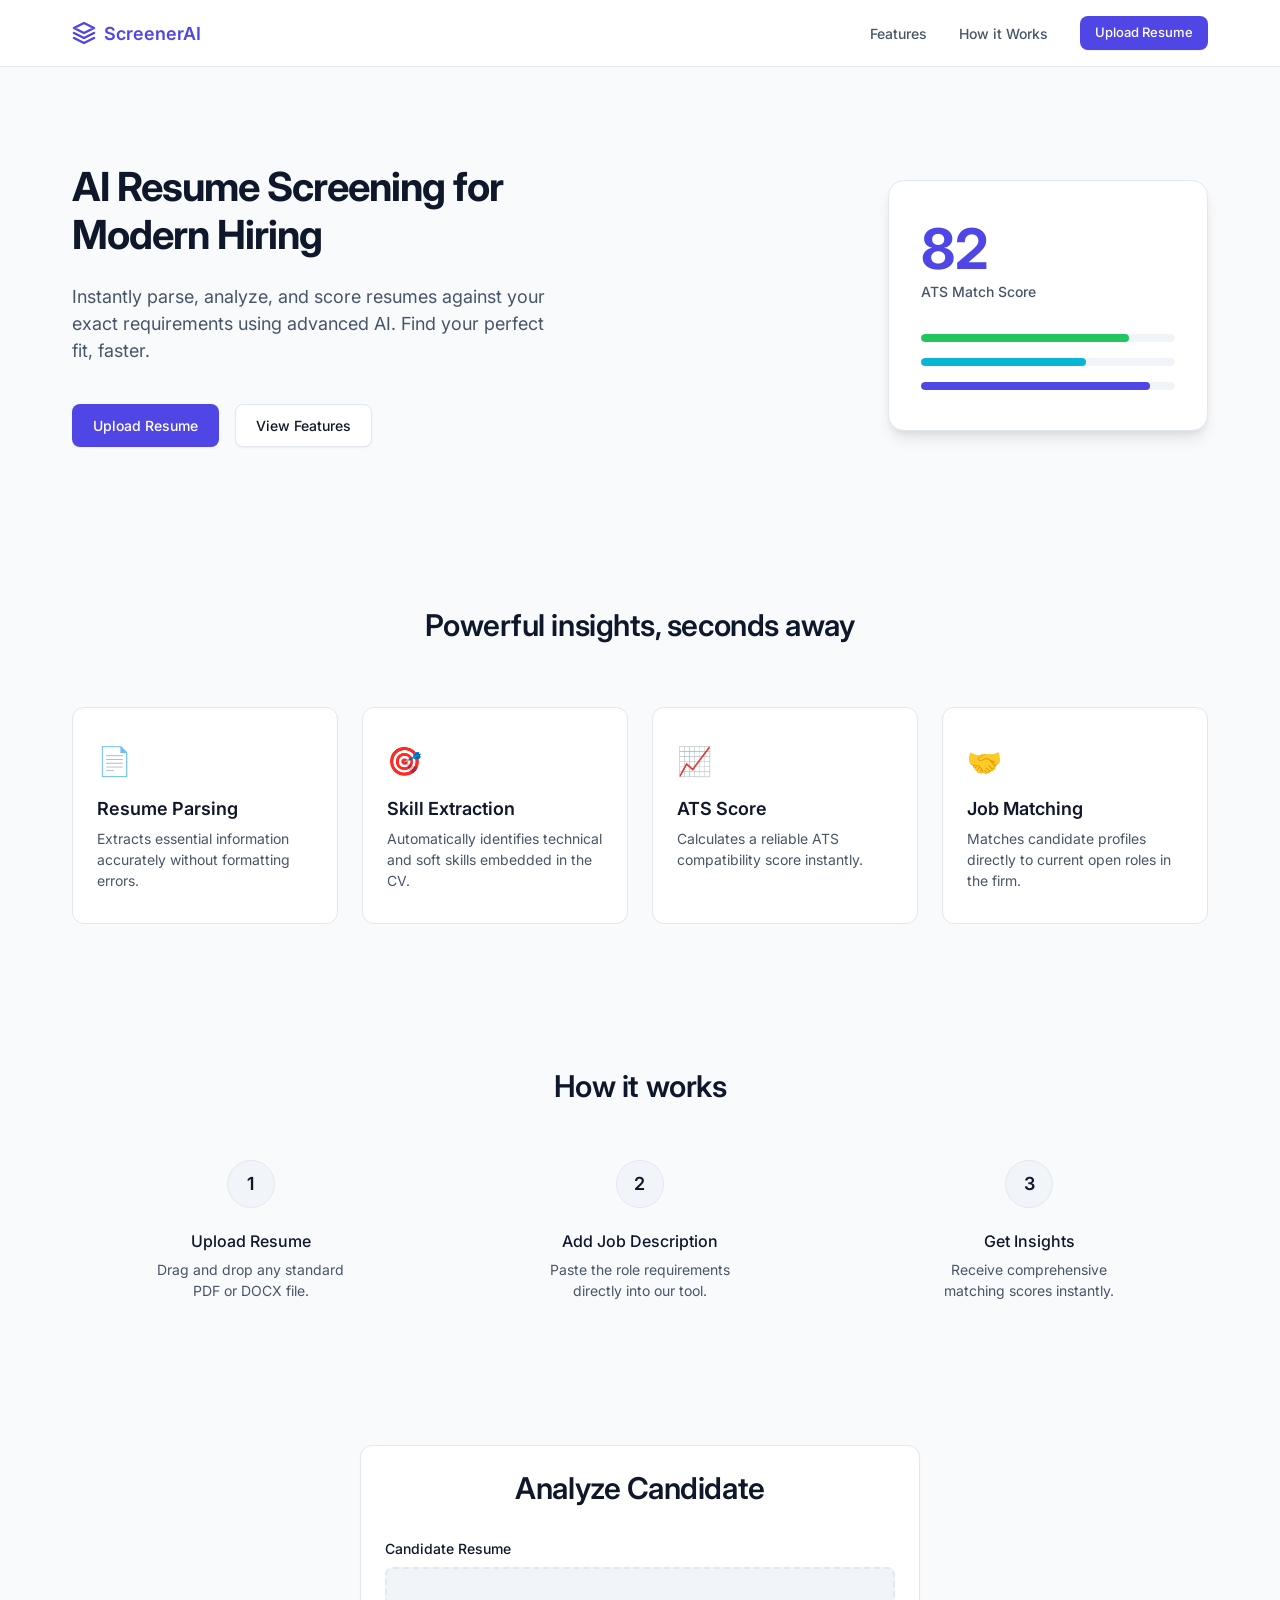
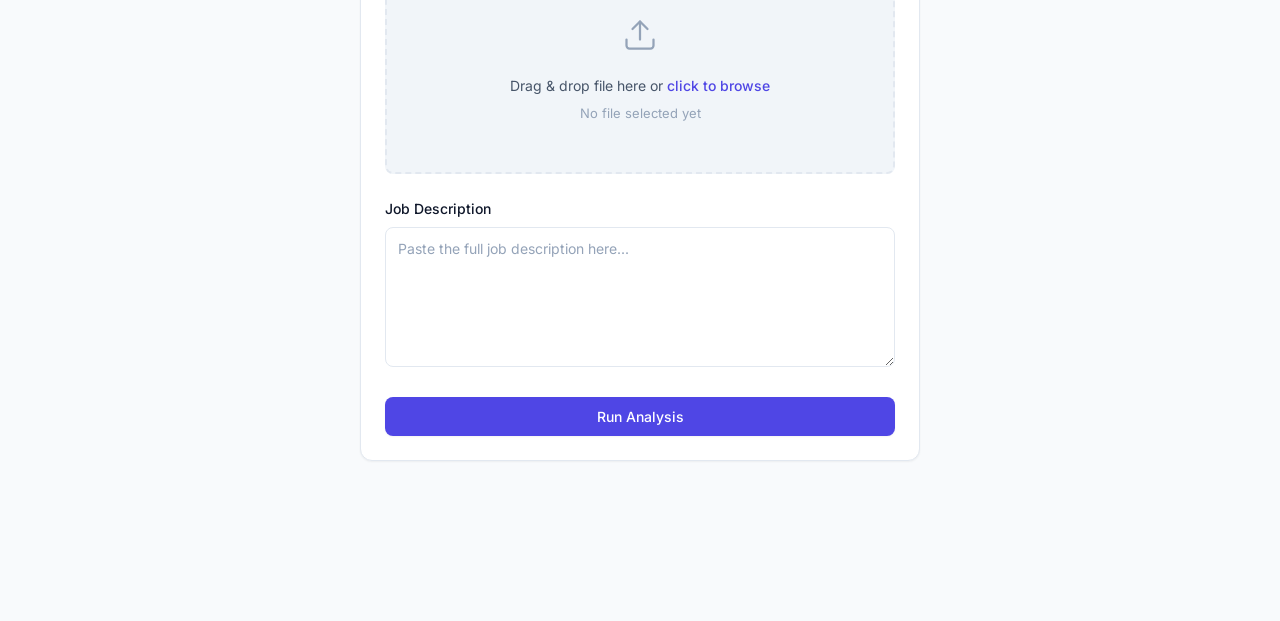
<file: frontend/index.html>
<!DOCTYPE html>
<html lang="en">

<head>
    <meta charset="UTF-8">
    <meta name="viewport" content="width=device-width, initial-scale=1.0">
    <title>AI Resume Screener</title>
    <link rel="preconnect" href="https://fonts.googleapis.com">
    <link rel="preconnect" href="https://fonts.gstatic.com" crossorigin>
    <link href="https://fonts.googleapis.com/css2?family=Inter:wght@400;500;600;700&display=swap" rel="stylesheet">
    <link rel="stylesheet" href="style.css">
</head>

<body data-page="landing">
    <!-- Navbar -->
    <nav class="navbar">
        <div class="nav-container">
            <div class="nav-brand">
                <svg width="24" height="24" viewBox="0 0 24 24" fill="none" stroke="currentColor" stroke-width="2.5"
                    stroke-linecap="round" stroke-linejoin="round">
                    <path d="M12 2L2 7l10 5 10-5-10-5zM2 17l10 5 10-5M2 12l10 5 10-5" />
                </svg>
                <span>ScreenerAI</span>
            </div>
            <div class="nav-links">
                <a href="#features">Features</a>
                <a href="#how-it-works">How it Works</a>
                <a href="#upload" class="btn btn-primary btn-sm">Upload Resume</a>
            </div>
        </div>
    </nav>

    <main class="landing-main">
        <!-- Hero Section -->
        <section class="hero">
            <div class="hero-content">
                <h1>AI Resume Screening for Modern Hiring</h1>
                <p>Instantly parse, analyze, and score resumes against your exact requirements using advanced AI. Find
                    your perfect fit, faster.</p>
                <div class="hero-actions">
                    <a href="#upload" class="btn btn-primary">Upload Resume</a>
                    <a href="#features" class="btn btn-secondary">View Features</a>
                </div>
            </div>
            <div class="hero-visual">
                <div class="mock-card">
                    <div class="mock-score">82</div>
                    <div class="mock-label">ATS Match Score</div>
                    <div class="mock-bars">
                        <div class="bar"></div>
                        <div class="bar"></div>
                        <div class="bar"></div>
                    </div>
                </div>
            </div>
        </section>

        <!-- Features Section -->
        <section id="features" class="features-section">
            <div class="section-header">
                <h2>Powerful insights, seconds away</h2>
            </div>
            <div class="features-grid">
                <div class="feature-card">
                    <div class="feature-icon">📄</div>
                    <h3>Resume Parsing</h3>
                    <p>Extracts essential information accurately without formatting errors.</p>
                </div>
                <div class="feature-card">
                    <div class="feature-icon">🎯</div>
                    <h3>Skill Extraction</h3>
                    <p>Automatically identifies technical and soft skills embedded in the CV.</p>
                </div>
                <div class="feature-card">
                    <div class="feature-icon">📈</div>
                    <h3>ATS Score</h3>
                    <p>Calculates a reliable ATS compatibility score instantly.</p>
                </div>
                <div class="feature-card">
                    <div class="feature-icon">🤝</div>
                    <h3>Job Matching</h3>
                    <p>Matches candidate profiles directly to current open roles in the firm.</p>
                </div>
            </div>
        </section>

        <!-- How It Works -->
        <section id="how-it-works" class="steps-section">
            <h2>How it works</h2>
            <div class="steps-container">
                <div class="step">
                    <div class="step-num">1</div>
                    <h4>Upload Resume</h4>
                    <p>Drag and drop any standard PDF or DOCX file.</p>
                </div>
                <div class="step">
                    <div class="step-num">2</div>
                    <h4>Add Job Description</h4>
                    <p>Paste the role requirements directly into our tool.</p>
                </div>
                <div class="step">
                    <div class="step-num">3</div>
                    <h4>Get Insights</h4>
                    <p>Receive comprehensive matching scores instantly.</p>
                </div>
            </div>
        </section>

        <!-- Upload Section -->
        <section id="upload" class="upload-section">
            <div class="card upload-container">
                <h2>Analyze Candidate</h2>
                <div class="form-group">
                    <label>Candidate Resume</label>
                    <div class="drop-zone" id="fileDropZone">
                        <svg width="36" height="36" viewBox="0 0 24 24" fill="none" stroke="currentColor"
                            stroke-width="1.5" stroke-linecap="round" stroke-linejoin="round">
                            <path d="M21 15v4a2 2 0 0 1-2 2H5a2 2 0 0 1-2-2v-4"></path>
                            <polyline points="17 8 12 3 7 8"></polyline>
                            <line x1="12" y1="3" x2="12" y2="15"></line>
                        </svg>
                        <p>Drag & drop file here or <span class="text-primary" style="font-weight: 500;">click to
                                browse</span></p>
                        <span id="resumeFileName" class="file-name text-muted">No file selected yet</span>
                        <input type="file" id="resumeFile" hidden accept=".pdf,.doc,.docx" />
                    </div>
                </div>
                <div class="form-group">
                    <label>Job Description</label>
                    <textarea id="jdText" placeholder="Paste the full job description here..."></textarea>
                </div>
                <button id="analyzeButton" class="btn btn-primary btn-block">Run Analysis</button>
            </div>
        </section>
    </main>

    <!-- Toast UI -->
    <div id="toastContainer" class="toast-container"></div>

    <script src="script.js"></script>
</body>

</html>
</file>
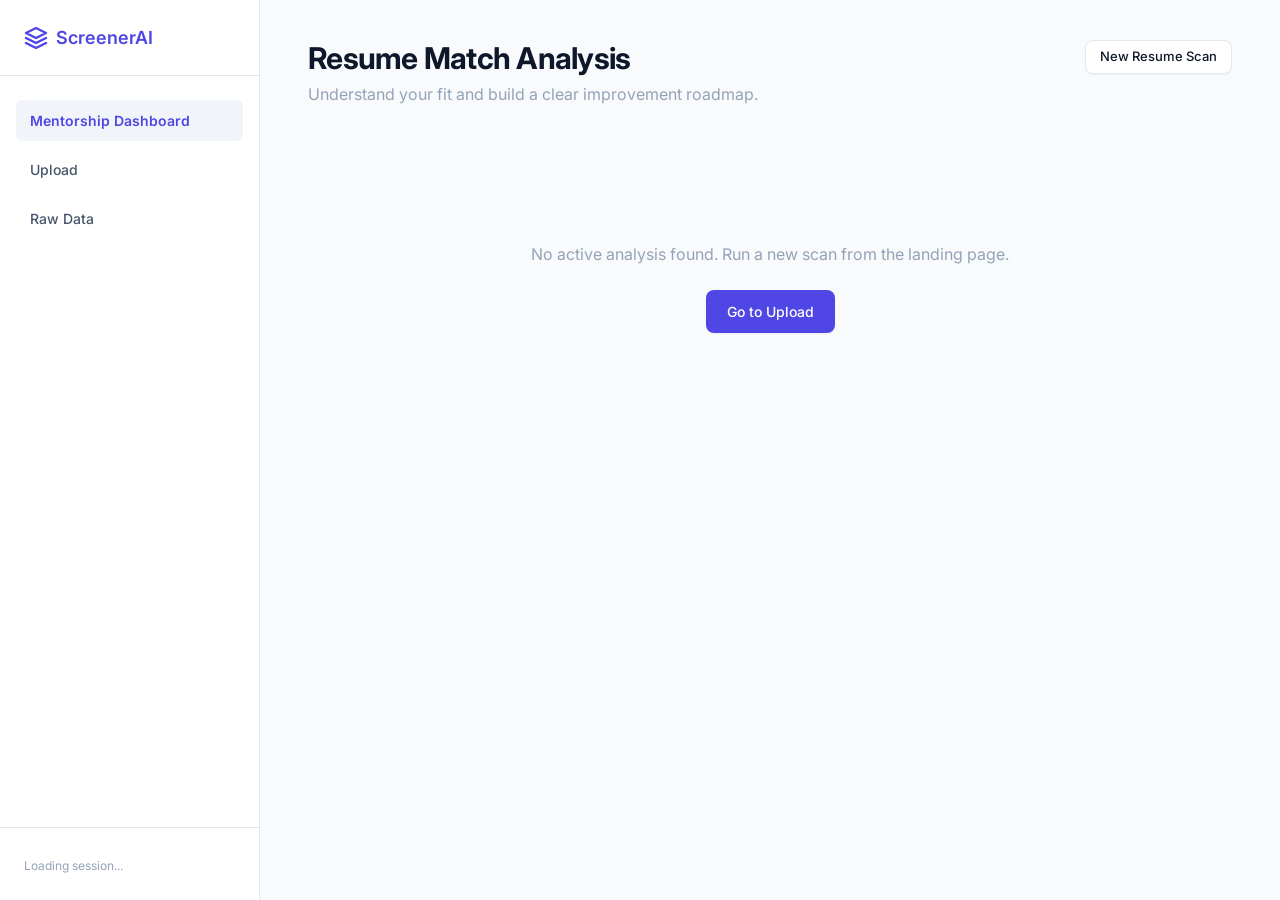
<file: frontend/dashboard.html>
<!DOCTYPE html>
<html lang="en">

<head>
    <meta charset="UTF-8">
    <meta name="viewport" content="width=device-width, initial-scale=1.0">
    <title>Resume Mentorship - AI Resume Screener</title>
    <link rel="preconnect" href="https://fonts.googleapis.com">
    <link rel="preconnect" href="https://fonts.gstatic.com" crossorigin>
    <link href="https://fonts.googleapis.com/css2?family=Inter:wght@400;500;600;700&display=swap" rel="stylesheet">
    <link rel="stylesheet" href="style.css">
</head>

<body data-page="dashboard" class="dashboard-layout">

    <!-- Sidebar -->
    <aside class="sidebar">
        <div class="sidebar-brand">
            <svg width="24" height="24" viewBox="0 0 24 24" fill="none" stroke="currentColor" stroke-width="2.5"
                stroke-linecap="round" stroke-linejoin="round">
                <path d="M12 2L2 7l10 5 10-5-10-5zM2 17l10 5 10-5M2 12l10 5 10-5" />
            </svg>
            <span>ScreenerAI</span>
        </div>
        <nav class="sidebar-nav">
            <a href="dashboard.html" class="nav-item active">Mentorship Dashboard</a>
            <a href="index.html#upload" class="nav-item">Upload</a>
            <a href="results.html" class="nav-item">Raw Data</a>
        </nav>
        <div class="sidebar-footer">
            <span id="sidebarSessionInfo" class="text-xs text-muted">Loading session...</span>
        </div>
    </aside>

    <!-- Main Content -->
    <main class="dashboard-main">
        <div class="dash-header">
            <div>
                <h1>Resume Match Analysis</h1>
                <p class="text-muted">Understand your fit and build a clear improvement roadmap.</p>
            </div>
            <a href="index.html#upload" class="btn btn-secondary btn-sm">New Resume Scan</a>
        </div>

        <div id="dashboardLoading">
            <div class="spinner"></div>
            <p>Evaluating educational alignments and creating your roadmap...</p>
        </div>

        <div id="dashboardContent" class="hidden" style="display: flex; flex-direction: column; gap: 1.5rem;">

            <!-- Most Prominent: MENTORSHIP PANEL -->
            <div class="card decision-panel" id="decisionPanelCard" style="border-width: 2px;">
                <div class="decision-header" style="align-items: flex-start;">
                    <div style="display:flex; flex-direction:column; gap:0.25rem;">
                        <span class="text-muted text-xs"
                            style="text-transform:uppercase; letter-spacing:0.05em; font-weight:600;">Match Level</span>
                        <div class="decision-badge" id="decisionBadge"
                            style="font-size: 1.25rem; align-items:flex-start;">
                            <!-- Filled via JS -->
                        </div>
                        <p class="text-sm" style="margin-top: 0.5rem;" id="progressFeel"></p>
                    </div>

                    <div style="display:flex; flex-direction:column; align-items:flex-end; gap:0.25rem;">
                        <span class="text-muted text-xs"
                            style="text-transform:uppercase; letter-spacing:0.05em; font-weight:600;">Job
                            Readiness</span>
                        <div class="action-badge" id="jobReadinessBadge"
                            style="font-size: 1.1rem; font-weight: 700; color: var(--primary);">
                            <!-- Filled via JS -->
                        </div>
                    </div>
                </div>

                <hr style="border:none; border-top:1px solid var(--border); margin: 1rem 0;">

                <div class="decision-reason" style="display:grid; grid-template-columns: 1fr 1fr; gap: 2rem;">
                    <div>
                        <h3
                            style="font-size:0.875rem; text-transform:uppercase; letter-spacing:0.05em; color:var(--text-secondary); margin-bottom:0.75rem;">
                            Your Status & Strengths</h3>
                        <div style="display:flex; flex-direction:column; gap:1rem; font-size: 0.95rem; line-height: 1.5;"
                            class="text-primary-dark">
                            <div
                                style="background: rgba(34,197,94,0.05); border-left: 3px solid var(--success); padding: 0.75rem;">
                                <strong>Your Strengths:</strong> <span id="studentStrength"></span>
                            </div>
                            <div>
                                <strong>Interpretation:</strong> <span id="matchInterpretation"></span>
                            </div>
                        </div>
                    </div>

                    <div style="padding-left: 1rem; border-left: 1px solid var(--border);">
                        <h3
                            style="font-size:0.875rem; text-transform:uppercase; letter-spacing:0.05em; color:var(--text-secondary); margin-bottom:0.75rem;">
                            Where You Fit Best</h3>
                        <div style="display:flex; flex-direction:column; gap:0.5rem; font-size: 0.95rem; line-height: 1.5;"
                            class="text-primary-dark">
                            <p><strong>Strongest Role Fit:</strong> <span id="bestFitRole"
                                    class="text-primary font-bold"></span></p>
                            <p><strong>Secondary Role Fit:</strong> <span id="altFitRole"></span></p>
                            <p><strong>Experience Output:</strong> <span id="expAssessment"></span></p>
                            <p><strong>Cloud/Infra Readiness:</strong> <span id="infraAssessment"
                                    class="font-bold"></span></p>
                            <p><strong>Core Req Coverage:</strong> <span id="coreCoverage" class="font-bold"></span></p>
                            <span class="text-xs text-muted"
                                style="font-weight: normal; margin-top:-0.25rem; display:block;">(based on matched
                                critical skills)</span>
                        </div>
                    </div>
                </div>
            </div>

            <!-- Secondary: SCORE & BREAKDOWN -->
            <div class="dashboard-grid">

                <!-- Left Column Structure -->
                <div class="grid-col-left">
                    <div class="card ats-card" style="padding-bottom:1rem;">
                        <h3 style="margin-bottom: 2rem;">Skill Alignment Metrics</h3>
                        <div class="ats-card-content" style="align-items:flex-start;">
                            <div class="circle-score-wrapper" style="margin-top:-1rem;">
                                <svg class="circle-score" width="120" height="120" viewBox="0 0 120 120">
                                    <defs>
                                        <linearGradient id="scoreGradient" x1="0%" y1="0%" x2="100%" y2="100%">
                                            <stop offset="0%" stop-color="var(--accent)" />
                                            <stop offset="100%" stop-color="var(--primary)" />
                                        </linearGradient>
                                    </defs>
                                    <circle class="circle-score-bg" cx="60" cy="60" r="48" />
                                    <circle class="circle-score-fill" cx="60" cy="60" r="48"
                                        stroke="url(#scoreGradient)" />
                                </svg>
                                <div class="circle-score-text">
                                    <span id="atsScoreValue">0</span>
                                </div>
                            </div>
                            <div class="ats-info" style="flex:1;">
                                <div id="categoryBreakdown" class="category-breakdown">
                                    <!-- Populated via JS -->
                                </div>
                            </div>
                        </div>
                    </div>

                    <div class="card">
                        <h3 style="display:flex; align-items:center; gap:0.5rem;">
                            <svg class="text-success" width="20" height="20" viewBox="0 0 24 24" fill="none"
                                stroke="currentColor" stroke-width="2" stroke-linecap="round" stroke-linejoin="round">
                                <polyline points="20 6 9 17 4 12"></polyline>
                            </svg>
                            Verified Foundational Competencies
                        </h3>
                        <div class="skills-container" id="matchedSkillsContainer" style="margin-top:1rem;">
                            <!-- Populated by script.js -->
                        </div>
                    </div>
                </div>

                <!-- Right Column Structure -->
                <div class="grid-col-right">

                    <div class="card keyword-card" style="border-top: 4px solid var(--primary);">
                        <h3 style="display:flex; align-items:center; gap:0.5rem; color: var(--primary);">
                            <svg width="20" height="20" viewBox="0 0 24 24" fill="none" stroke="currentColor"
                                stroke-width="2" stroke-linecap="round" stroke-linejoin="round">
                                <path d="M22 11.08V12a10 10 0 1 1-5.93-9.14"></path>
                                <polyline points="22 4 12 14.01 9 11.01"></polyline>
                            </svg>
                            Improvement Roadmap
                        </h3>
                        <p id="motivationalFeedbackText" class="text-sm font-bold text-primary-dark"
                            style="margin-bottom:1rem; line-height:1.5;"></p>

                        <div id="quickWinsContainer"
                            style="margin-bottom: 2rem; background: rgba(34,197,94,0.05); border: 1px solid rgba(34,197,94,0.2); border-radius:6px; padding: 1rem; display:none;">
                            <h4 style="color: var(--success); margin-bottom: 0.5rem; font-size: 0.9rem;">Quick Wins (1-2
                                days)</h4>
                            <ul id="quickWinsList" class="text-sm"
                                style="color: var(--text-primary); padding-left: 1.2rem; margin:0;">
                                <!-- Populated via JS -->
                            </ul>
                        </div>

                        <p class="text-xs text-muted" style="margin-bottom:1rem;">To improve your chances for this role,
                            complete these tasks in sequence:</p>
                        <ul class="job-matches-list" id="educationalImpactsContainer"
                            style="list-style:none; padding:0; display:flex; flex-direction:column; gap:1rem;">
                            <!-- Populated via JS -->
                        </ul>
                    </div>

                </div>
            </div>
        </div>
    </main>

    <!-- Toast UI -->
    <div id="toastContainer" class="toast-container"></div>

    <script src="script.js"></script>
</body>

</html>
</file>
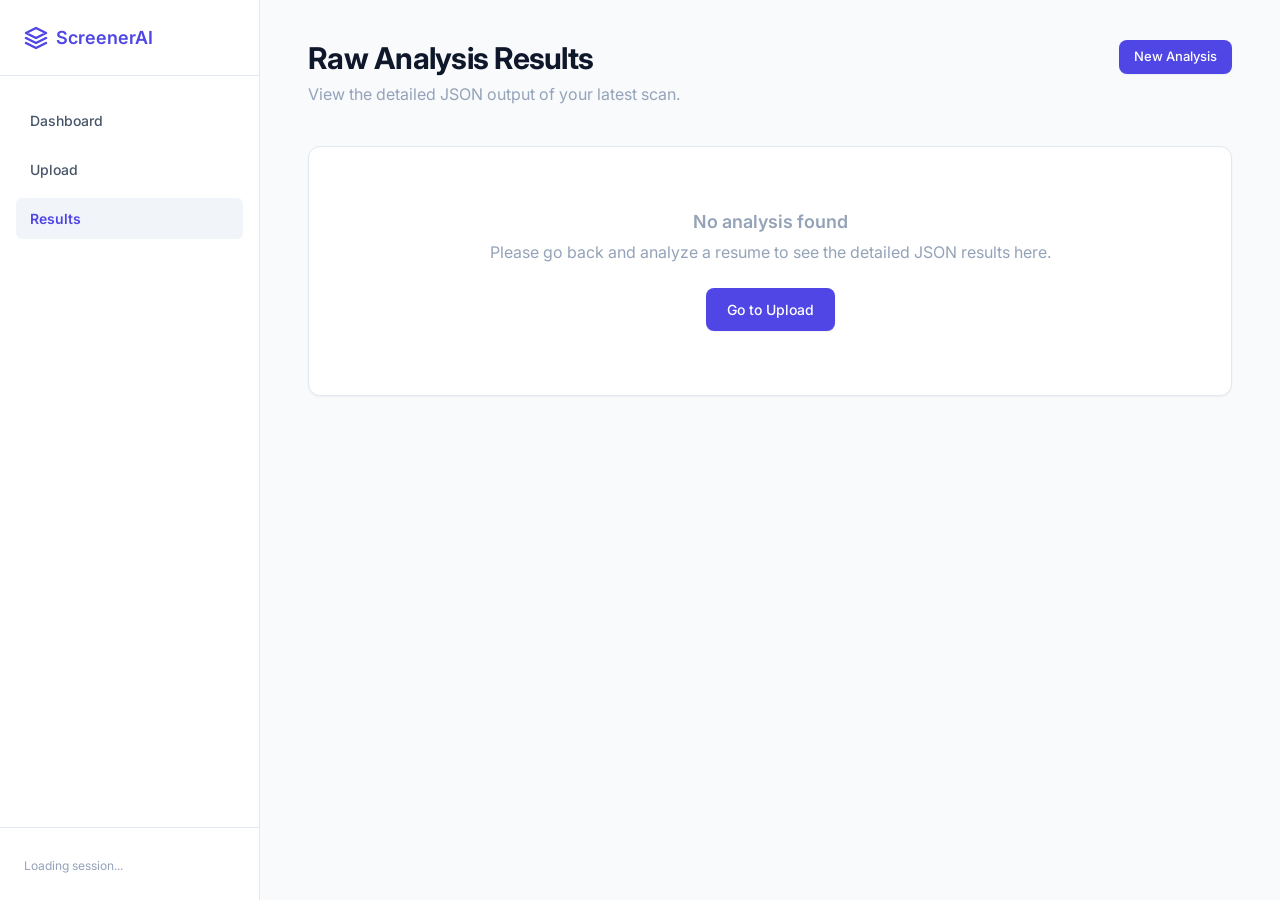
<file: frontend/results.html>
<!DOCTYPE html>
<html lang="en">
<head>
    <meta charset="UTF-8">
    <meta name="viewport" content="width=device-width, initial-scale=1.0">
    <title>Results - AI Resume Screener</title>
    <link rel="preconnect" href="https://fonts.googleapis.com">
    <link rel="preconnect" href="https://fonts.gstatic.com" crossorigin>
    <link href="https://fonts.googleapis.com/css2?family=Inter:wght@400;500;600;700&display=swap" rel="stylesheet">
    <link rel="stylesheet" href="style.css">
</head>
<body data-page="results" class="dashboard-layout">
    
    <!-- Sidebar -->
    <aside class="sidebar">
        <div class="sidebar-brand">
            <svg width="24" height="24" viewBox="0 0 24 24" fill="none" stroke="currentColor" stroke-width="2.5" stroke-linecap="round" stroke-linejoin="round"><path d="M12 2L2 7l10 5 10-5-10-5zM2 17l10 5 10-5M2 12l10 5 10-5"/></svg>
            <span>ScreenerAI</span>
        </div>
        <nav class="sidebar-nav">
            <a href="dashboard.html" class="nav-item">Dashboard</a>
            <a href="index.html#upload" class="nav-item">Upload</a>
            <a href="results.html" class="nav-item active">Results</a>
        </nav>
        <div class="sidebar-footer">
            <span id="sidebarSessionInfo" class="text-xs text-muted">Loading session...</span>
        </div>
    </aside>

    <!-- Main Content -->
    <main class="dashboard-main">
        <div class="dash-header">
            <div>
                <h1>Raw Analysis Results</h1>
                <p class="text-muted">View the detailed JSON output of your latest scan.</p>
            </div>
            <a href="index.html#upload" class="btn btn-primary btn-sm">New Analysis</a>
        </div>

        <div id="results" class="results-container">
            <div style="text-align: center; padding: 4rem 0;">
                <div class="spinner"></div>
                <p class="text-muted">Loading results...</p>
            </div>
        </div>
    </main>

    <!-- Toast UI -->
    <div id="toastContainer" class="toast-container"></div>
    
    <script src="script.js"></script>
</body>
</html>
</file>
<file: frontend/style.css>
:root {
  --primary: #4F46E5;
  --primary-hover: #4338CA;
  --accent: #06B6D4;
  --bg: #F8FAFC;
  --surface: #FFFFFF;
  --surface-soft: #F1F5F9;
  --border: #E2E8F0;
  --text-primary: #0F172A;
  --text-secondary: #475569;
  --text-muted: #94A3B8;
  --success: #22C55E;
  --warning: #F59E0B;
  --error: #EF4444;
  --font-family: 'Inter', system-ui, -apple-system, BlinkMacSystemFont, "Segoe UI", Roboto, sans-serif;

  --shadow-sm: 0 1px 2px 0 rgba(0, 0, 0, 0.05);
  --shadow-md: 0 4px 6px -1px rgba(0, 0, 0, 0.1), 0 2px 4px -1px rgba(0, 0, 0, 0.06);
  --shadow-lg: 0 10px 15px -3px rgba(0, 0, 0, 0.1), 0 4px 6px -2px rgba(0, 0, 0, 0.05);

  --radius-sm: 0.375rem;
  --radius-md: 0.5rem;
  --radius-lg: 0.75rem;
  --radius-xl: 1rem;

  --transition: 200ms ease;
  --transition-fast: 150ms ease;
}

* {
  margin: 0;
  padding: 0;
  box-sizing: border-box;
}

html {
  scroll-behavior: smooth;
}

body {
  font-family: var(--font-family);
  background-color: var(--bg);
  color: var(--text-primary);
  line-height: 1.5;
  -webkit-font-smoothing: antialiased;
  -moz-osx-font-smoothing: grayscale;
}

a {
  color: inherit;
  text-decoration: none;
}

/* Typography Utilities */
.text-primary {
  color: var(--primary);
}

.text-secondary {
  color: var(--text-secondary);
}

.text-muted {
  color: var(--text-muted);
}

.text-success {
  color: var(--success);
}

.text-warning {
  color: var(--warning);
}

.text-error {
  color: var(--error);
}

.text-sm {
  font-size: 0.875rem;
}

.text-xs {
  font-size: 0.75rem;
}

h1,
h2,
h3,
h4 {
  color: var(--text-primary);
  font-weight: 600;
  line-height: 1.2;
}

h1 {
  font-size: 2.5rem;
  font-weight: 700;
  letter-spacing: -0.025em;
}

h2 {
  font-size: 1.875rem;
  letter-spacing: -0.015em;
}

h3 {
  font-size: 1.25rem;
  font-weight: 600;
}

h4 {
  font-size: 1rem;
  font-weight: 500;
}

.hidden {
  display: none !important;
}

/* Buttons */
.btn {
  display: inline-flex;
  align-items: center;
  justify-content: center;
  padding: 0.625rem 1.25rem;
  font-size: 0.875rem;
  font-weight: 500;
  border-radius: var(--radius-md);
  border: 1px solid transparent;
  cursor: pointer;
  transition: all var(--transition-fast);
  outline: none;
  font-family: inherit;
}

.btn-sm {
  padding: 0.4rem 0.875rem;
  font-size: 0.8125rem;
}

.btn-block {
  width: 100%;
}

.btn-primary {
  background-color: var(--primary);
  color: #FFFFFF;
  box-shadow: var(--shadow-sm);
}

.btn-primary:hover {
  background-color: var(--primary-hover);
  transform: translateY(-1px);
  box-shadow: var(--shadow-md);
}

.btn-secondary {
  background-color: var(--surface);
  color: var(--text-primary);
  border-color: var(--border);
  box-shadow: var(--shadow-sm);
}

.btn-secondary:hover {
  background-color: var(--surface-soft);
  border-color: #CBD5E1;
}

.btn:disabled,
.btn.is-loading {
  opacity: 0.7;
  cursor: not-allowed;
  transform: none;
}

/* Cards */
.card {
  background-color: var(--surface);
  border: 1px solid var(--border);
  border-radius: var(--radius-lg);
  padding: 1.5rem;
  box-shadow: var(--shadow-sm);
  transition: transform var(--transition-fast), box-shadow var(--transition-fast);
}

.card:hover {
  transform: translateY(-2px);
  box-shadow: var(--shadow-md);
}

/* Navbar */
.navbar {
  position: sticky;
  top: 0;
  z-index: 50;
  background-color: rgba(255, 255, 255, 0.9);
  backdrop-filter: blur(8px);
  border-bottom: 1px solid var(--border);
}

.nav-container {
  max-width: 1200px;
  margin: 0 auto;
  padding: 1rem 2rem;
  display: flex;
  justify-content: space-between;
  align-items: center;
}

.nav-brand {
  display: flex;
  align-items: center;
  gap: 0.5rem;
  font-weight: 600;
  font-size: 1.125rem;
  color: var(--primary);
}

.nav-links {
  display: flex;
  align-items: center;
  gap: 2rem;
  font-size: 0.875rem;
  font-weight: 500;
  color: var(--text-secondary);
}

.nav-links a:hover {
  color: var(--text-primary);
}

/* Landing Page Main Layout */
.landing-main {
  max-width: 1200px;
  margin: 0 auto;
  padding: 0 2rem 6rem;
}

/* Hero Section */
.hero {
  display: grid;
  grid-template-columns: 1fr 1fr;
  gap: 4rem;
  align-items: center;
  padding: 6rem 0;
}

.hero-content p {
  color: var(--text-secondary);
  font-size: 1.125rem;
  margin: 1.5rem 0 2.5rem;
  max-width: 480px;
}

.hero-actions {
  display: flex;
  gap: 1rem;
}

.hero-visual {
  display: flex;
  justify-content: flex-end;
}

.mock-card {
  width: 320px;
  background: var(--surface);
  border: 1px solid var(--border);
  border-radius: var(--radius-xl);
  padding: 2.5rem 2rem;
  box-shadow: var(--shadow-lg);
}

.mock-score {
  font-size: 3.5rem;
  font-weight: 700;
  color: var(--primary);
  line-height: 1;
  margin-bottom: 0.25rem;
}

.mock-label {
  color: var(--text-secondary);
  font-size: 0.875rem;
  font-weight: 500;
  margin-bottom: 2rem;
}

.mock-bars {
  display: flex;
  flex-direction: column;
  gap: 1rem;
}

.mock-bars .bar {
  height: 8px;
  background-color: var(--surface-soft);
  border-radius: 4px;
  position: relative;
  overflow: hidden;
}

.mock-bars .bar::after {
  content: '';
  position: absolute;
  top: 0;
  left: 0;
  bottom: 0;
  background-color: var(--success);
  border-radius: 4px;
}

.mock-bars .bar:nth-child(1)::after {
  width: 82%;
}

.mock-bars .bar:nth-child(2)::after {
  width: 65%;
  background-color: var(--accent);
}

.mock-bars .bar:nth-child(3)::after {
  width: 90%;
  background-color: var(--primary);
}

/* Features Section */
.section-header {
  text-align: center;
  margin-bottom: 4rem;
}

.features-section {
  padding: 4rem 0;
}

.features-grid {
  display: grid;
  grid-template-columns: repeat(4, 1fr);
  gap: 1.5rem;
}

.feature-card {
  padding: 2rem 1.5rem;
  border: 1px solid var(--border);
  border-radius: var(--radius-lg);
  background: var(--surface);
  transition: transform var(--transition-fast), box-shadow var(--transition-fast);
}

.feature-card:hover {
  transform: translateY(-2px);
  box-shadow: var(--shadow-md);
}

.feature-icon {
  font-size: 1.75rem;
  margin-bottom: 1rem;
}

.feature-card h3 {
  font-size: 1.125rem;
  margin-bottom: 0.5rem;
}

.feature-card p {
  color: var(--text-secondary);
  font-size: 0.875rem;
}

/* Steps Section */
.steps-section {
  padding: 5rem 0;
  text-align: center;
}

.steps-section h2 {
  margin-bottom: 3.5rem;
}

.steps-container {
  display: flex;
  justify-content: space-between;
  gap: 2rem;
  position: relative;
}

.step {
  flex: 1;
  text-align: center;
  position: relative;
}

.step-num {
  width: 48px;
  height: 48px;
  background: var(--surface-soft);
  color: var(--text-primary);
  border-radius: 50%;
  display: flex;
  align-items: center;
  justify-content: center;
  font-weight: 600;
  margin: 0 auto 1.5rem;
  font-size: 1.125rem;
  border: 1px solid var(--border);
}

.step h4 {
  margin-bottom: 0.5rem;
}

.step p {
  color: var(--text-secondary);
  font-size: 0.875rem;
  max-width: 200px;
  margin: 0 auto;
}

/* Upload Section */
.upload-section {
  padding: 4rem 0;
  max-width: 560px;
  margin: 0 auto;
}

.upload-container h2 {
  margin-bottom: 2rem;
  text-align: center;
}

.form-group {
  margin-bottom: 1.5rem;
}

.form-group label {
  display: block;
  font-weight: 500;
  margin-bottom: 0.5rem;
  font-size: 0.875rem;
  color: var(--text-primary);
}

.drop-zone {
  border: 2px dashed var(--border);
  border-radius: var(--radius-md);
  padding: 3rem 1.5rem;
  text-align: center;
  background: var(--surface-soft);
  cursor: pointer;
  transition: all var(--transition-fast);
}

.drop-zone:hover,
.drop-zone.is-dragging {
  border-color: var(--primary);
  background: var(--surface);
}

.drop-zone svg {
  color: var(--text-muted);
  margin-bottom: 1rem;
}

.drop-zone p {
  color: var(--text-secondary);
  font-size: 0.875rem;
  margin-bottom: 0.5rem;
}

.file-name {
  display: block;
  font-size: 0.8125rem;
}

.file-name.has-file {
  color: var(--primary);
  font-weight: 500;
}

textarea {
  width: 100%;
  padding: 0.75rem;
  border: 1px solid var(--border);
  border-radius: var(--radius-md);
  font-family: inherit;
  font-size: 0.875rem;
  min-height: 140px;
  resize: vertical;
  outline: none;
  transition: border-color var(--transition-fast), box-shadow var(--transition-fast);
  background: var(--surface);
  color: var(--text-primary);
}

textarea:focus {
  border-color: var(--primary);
  box-shadow: 0 0 0 3px rgba(79, 70, 229, 0.1);
}

textarea::placeholder {
  color: var(--text-muted);
}

/* Dashboard Layout */
.dashboard-layout {
  display: flex;
  min-height: 100vh;
}

.sidebar {
  width: 260px;
  background: var(--surface);
  border-right: 1px solid var(--border);
  display: flex;
  flex-direction: column;
}

.sidebar-brand {
  padding: 1.5rem;
  display: flex;
  align-items: center;
  gap: 0.5rem;
  font-weight: 600;
  font-size: 1.125rem;
  color: var(--primary);
  border-bottom: 1px solid var(--border);
}

.sidebar-nav {
  padding: 1.5rem 1rem;
  flex: 1;
  display: flex;
  flex-direction: column;
  gap: 0.5rem;
}

.nav-item {
  padding: 0.625rem 0.875rem;
  border-radius: var(--radius-sm);
  color: var(--text-secondary);
  font-size: 0.875rem;
  font-weight: 500;
  transition: all var(--transition-fast);
}

.nav-item:hover {
  background: var(--surface-soft);
  color: var(--text-primary);
}

.nav-item.active {
  background: var(--surface-soft);
  color: var(--primary);
  font-weight: 600;
}

.sidebar-footer {
  padding: 1.5rem;
  border-top: 1px solid var(--border);
}

/* Dashboard Main */
.dashboard-main {
  flex: 1;
  padding: 2.5rem 3rem;
  background: var(--bg);
  overflow-y: auto;
}

.dash-header {
  display: flex;
  justify-content: space-between;
  align-items: flex-start;
  margin-bottom: 2.5rem;
}

.dash-header h1 {
  font-size: 1.875rem;
  margin-bottom: 0.35rem;
}

.dashboard-grid {
  display: grid;
  grid-template-columns: minmax(0, 1.2fr) minmax(0, 1fr);
  gap: 1.5rem;
  align-items: start;
}

.grid-col-left,
.grid-col-right {
  display: flex;
  flex-direction: column;
  gap: 1.5rem;
}

/* Dashboard Cards inside Grid */
.card>h3 {
  margin-bottom: 1.25rem;
  font-size: 1.125rem;
}

/* ATS Score Card */
.ats-card-content {
  display: flex;
  align-items: center;
  gap: 2.5rem;
  padding: 0.5rem 0;
}

.circle-score-wrapper {
  position: relative;
  width: 120px;
  height: 120px;
  display: flex;
  align-items: center;
  justify-content: center;
  flex-shrink: 0;
}

.circle-score {
  transform: rotate(-90deg);
}

.circle-score-bg {
  fill: none;
  stroke: var(--surface-soft);
  stroke-width: 8;
  stroke-linecap: round;
}

.circle-score-fill {
  fill: none;
  stroke: var(--primary);
  stroke-width: 8;
  stroke-linecap: round;
  transition: stroke-dashoffset 1.5s ease-out;
}

.circle-score-text {
  position: absolute;
  inset: 0;
  display: flex;
  align-items: center;
  justify-content: center;
  font-size: 2.25rem;
  font-weight: 700;
  color: var(--text-primary);
}

.ats-info h3 {
  margin-bottom: 0.35rem;
  font-size: 1.25rem;
}

.ats-info p {
  margin-bottom: 1rem;
  font-size: 0.875rem;
  color: var(--text-secondary);
}

.pill-group {
  display: flex;
  gap: 0.75rem;
}

/* Tags & Pills */
.tag {
  display: inline-flex;
  align-items: center;
  padding: 0.25rem 0.625rem;
  border-radius: 9999px;
  font-size: 0.75rem;
  font-weight: 500;
}

.tag-soft {
  background: var(--surface-soft);
  color: var(--text-secondary);
}

.chip {
  display: inline-flex;
  padding: 0.35rem 0.875rem;
  border-radius: 9999px;
  font-size: 0.8125rem;
  background: var(--surface-soft);
  color: var(--text-primary);
  border: 1px solid var(--border);
  transition: all var(--transition-fast);
}

.chip:hover {
  background: var(--surface);
  border-color: #cbd5e1;
}

.chip-soft {
  background: rgba(34, 197, 94, 0.08);
  color: var(--success);
  border-color: rgba(34, 197, 94, 0.2);
}

.chip-warning {
  background: rgba(239, 68, 68, 0.08);
  color: var(--error);
  border-color: rgba(239, 68, 68, 0.2);
}

.skills-container {
  display: flex;
  flex-wrap: wrap;
  gap: 0.625rem;
}

/* Keywords Layout */
.keyword-columns {
  display: grid;
  grid-template-columns: 1fr 1fr;
  gap: 1.5rem;
}

.keyword-col h4 {
  margin-bottom: 1rem;
  font-size: 0.875rem;
  font-weight: 600;
}

.chips-list {
  display: flex;
  flex-wrap: wrap;
  gap: 0.5rem;
}

/* Job Matches */
.job-matches-list {
  display: flex;
  flex-direction: column;
  gap: 0.75rem;
}

.job-card {
  display: flex;
  justify-content: space-between;
  align-items: center;
  padding: 1.25rem;
  border: 1px solid var(--border);
  border-radius: var(--radius-md);
  transition: background var(--transition-fast), border-color var(--transition-fast);
}

.job-card:hover {
  background: var(--surface-soft);
  border-color: #cbd5e1;
}

.job-card h4 {
  font-size: 0.875rem;
  margin-bottom: 0.25rem;
}

.job-card p {
  font-size: 0.8125rem;
  margin: 0;
}

.job-card-score {
  font-weight: 600;
  color: var(--primary);
  font-size: 0.875rem;
  background: rgba(79, 70, 229, 0.1);
  padding: 0.35rem 0.625rem;
  border-radius: var(--radius-sm);
}

/* Toasts */
.toast-container {
  position: fixed;
  bottom: 1.5rem;
  right: 1.5rem;
  display: flex;
  flex-direction: column;
  gap: 0.5rem;
  z-index: 100;
}

.toast {
  padding: 0.875rem 1.25rem;
  border-radius: var(--radius-md);
  font-size: 0.875rem;
  font-weight: 500;
  color: #FFFFFF;
  box-shadow: var(--shadow-md);
  transform: translateY(100%);
  opacity: 0;
  transition: all 0.3s cubic-bezier(0.16, 1, 0.3, 1);
}

.toast.toast--visible {
  transform: translateY(0);
  opacity: 1;
}

.toast--success {
  background: var(--success);
}

.toast--error {
  background: var(--error);
}

.toast--warning {
  background: var(--warning);
}

.toast--info {
  background: var(--primary);
}

/* Globals & Extras */
.spinner {
  width: 32px;
  height: 32px;
  border: 3px solid var(--surface-soft);
  border-top-color: var(--primary);
  border-radius: 50%;
  animation: spin 1s linear infinite;
  margin: 0 auto 1.5rem;
}

@keyframes spin {
  to {
    transform: rotate(360deg);
  }
}

.empty-state-text {
  color: var(--text-muted);
  font-size: 0.875rem;
}

#dashboardLoading {
  text-align: center;
  padding: 4rem 0;
}

.line-clamp-4 {
  display: -webkit-box;
  -webkit-line-clamp: 4;
  line-clamp: 4;
  -webkit-box-orient: vertical;
  overflow: hidden;
}

/* Decision Panel */
.decision-panel {
  border-left: 6px solid var(--border);
  background: linear-gradient(to right, rgba(255,255,255,1), rgba(248, 250, 252, 0.4));
}
.decision-panel.status-reject {
  border-left-color: var(--error);
}
.decision-panel.status-consider {
  border-left-color: var(--warning);
}
.decision-panel.status-strong {
  border-left-color: var(--success);
}
.decision-header {
  display: flex;
  justify-content: space-between;
  align-items: center;
  margin-bottom: 1rem;
}
.decision-badge {
  display: inline-flex;
  align-items: center;
  gap: 0.5rem;
  padding: 0.5rem 1rem;
  border-radius: 9999px;
  font-weight: 700;
  font-size: 0.875rem;
  text-transform: uppercase;
  letter-spacing: 0.05em;
}
.badge-reject { background: rgba(239, 68, 68, 0.1); color: var(--error); }
.badge-consider { background: rgba(245, 158, 11, 0.1); color: var(--warning); }
.badge-strong { background: rgba(34, 197, 94, 0.1); color: var(--success); }

.text-primary-dark { color: #1e293b; font-size: 1.05rem; line-height: 1.6; }
.font-bold { font-weight: 700; }

/* Category Bars */
.category-breakdown {
  display: flex;
  flex-direction: column;
  gap: 1.25rem;
  margin-top: 1rem;
}
.cat-row {
  display: flex;
  flex-direction: column;
  gap: 0.4rem;
}
.cat-header {
  display: flex;
  justify-content: space-between;
  font-size: 0.875rem;
  font-weight: 600;
  color: var(--text-secondary);
}
.cat-bar-bg {
  height: 8px;
  background: var(--surface-soft);
  border-radius: 4px;
  overflow: hidden;
}
.cat-bar-fill {
  height: 100%;
  background: var(--primary);
  border-radius: 4px;
  transition: width 1s cubic-bezier(0.16, 1, 0.3, 1);
}
/* Responsive Media Queries */
@media (max-width: 992px) {
  .dashboard-grid {
    grid-template-columns: 1fr;
  }
  .keyword-columns {
    grid-template-columns: 1fr;
  }
}

@media (max-width: 768px) {
  .dashboard-layout {
    flex-direction: column;
  }
  .sidebar {
    width: 100%;
    border-right: none;
    border-bottom: 1px solid var(--border);
    flex-direction: row;
    flex-wrap: wrap;
    align-items: center;
    justify-content: space-between;
  }
  .sidebar-nav {
    flex-direction: row;
    padding: 0.5rem 1rem;
    overflow-x: auto;
  }
  .sidebar-footer {
    display: none;
  }
  .dashboard-main {
    padding: 1.5rem;
  }
  
  .hero {
    grid-template-columns: 1fr;
    gap: 2rem;
    padding: 3rem 0;
    text-align: center;
  }
  .hero-content p {
    margin: 1.5rem auto 2.5rem;
  }
  .hero-actions {
    justify-content: center;
  }
  .hero-visual {
    justify-content: center;
  }
  
  .features-grid {
    grid-template-columns: 1fr 1fr;
  }
  .steps-container {
    flex-direction: column;
    gap: 3rem;
  }
  .nav-links {
    display: none;
  }
}

@media (max-width: 480px) {
  .features-grid {
    grid-template-columns: 1fr;
  }
  .dash-header {
    flex-direction: column;
    gap: 1rem;
    align-items: flex-start;
  }
  .ats-card-content {
    flex-direction: column;
    text-align: center;
    gap: 1.5rem;
  }
  .pill-group {
    justify-content: center;
  }
}
</file>
